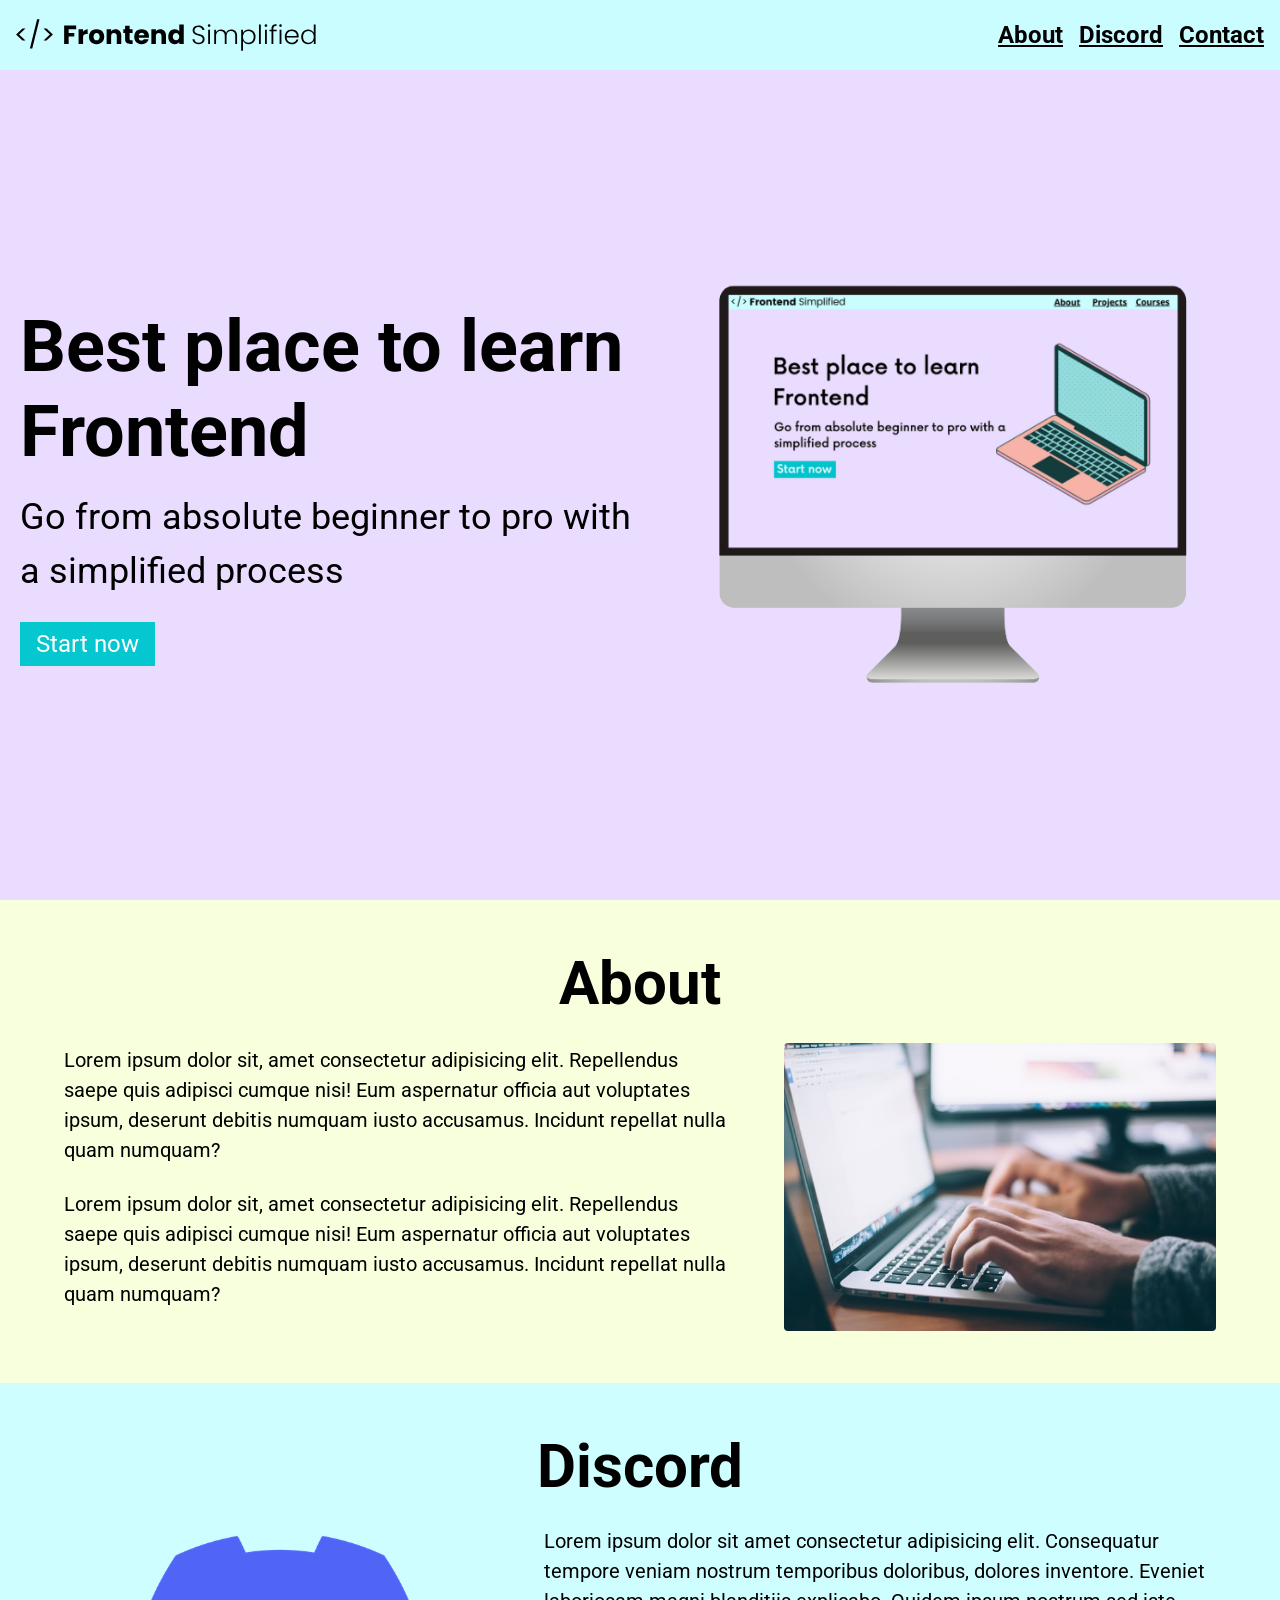
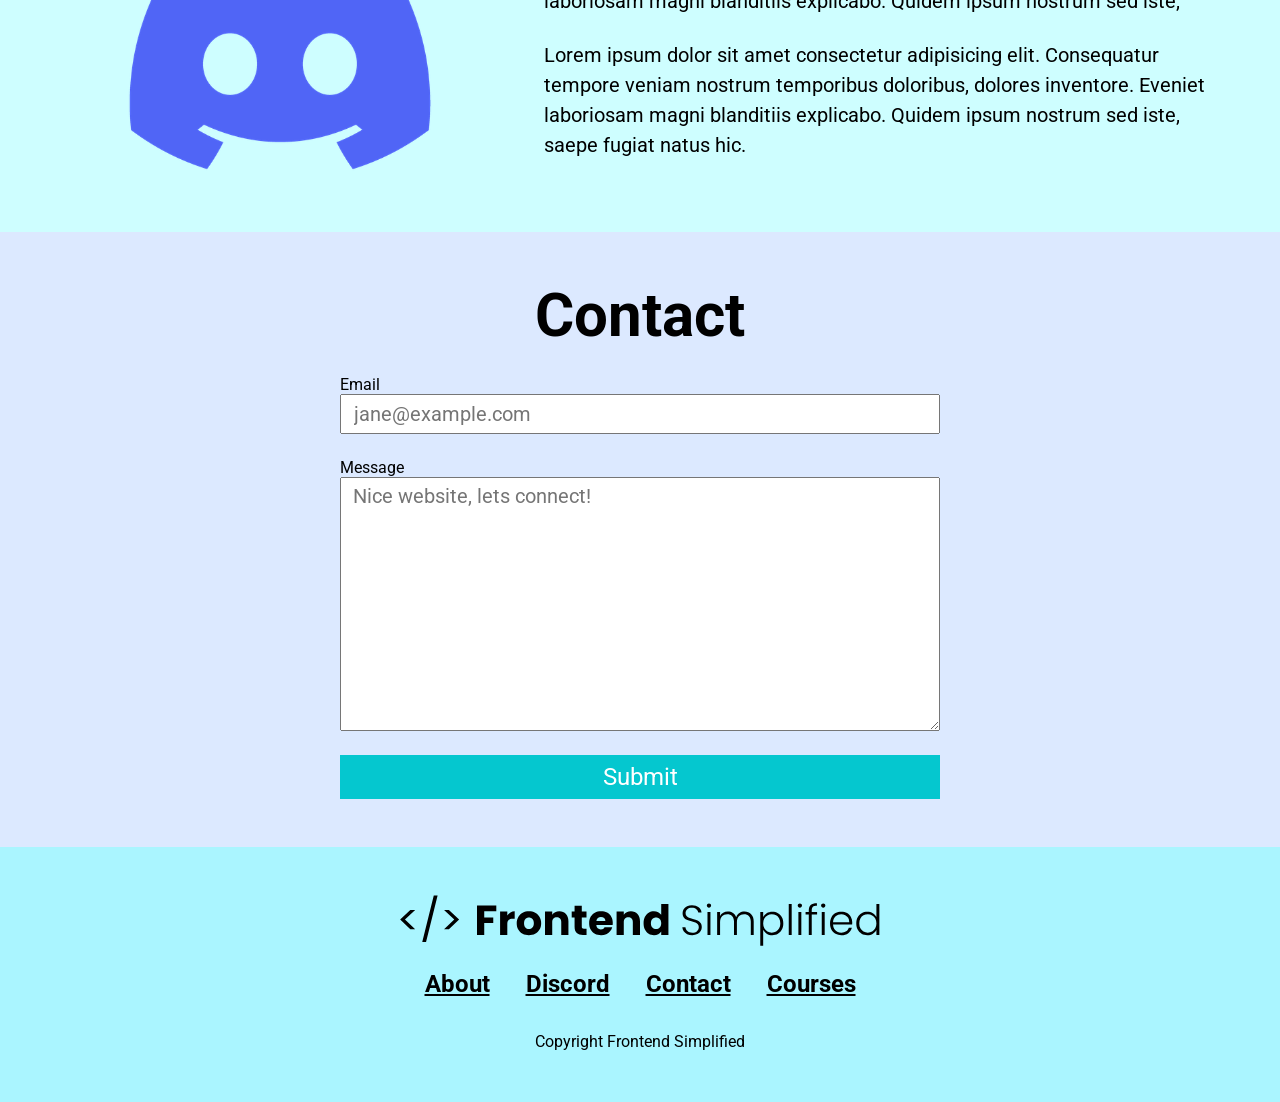
<file: HTML Practise Assets/index.html>
<!DOCTYPE html>
<html lang="en">

<head>
  <meta charset="UTF-8">
  <meta http-equiv="X-UA-Compatible" content="IE=edge">
  <meta name="viewport" content="width=device-width, initial-scale=1.0">
  <title>Document</title>
  <link rel="stylesheet" href="./style.css">
</head>

<body>
  <section>
    <nav>
      <img class="logo" src="./assets/FES.svg" alt="" />
      <ul>
        <li><a href="#about">About</a></li>
        <li><a href="#discord">Discord</a></li>
        <li><a href="#contact">Contact</a></li>
      </ul>
    </nav>
    <header>
      <div class="row">
        <div class="home__description">
          <h1>Best place to learn Frontend</h1>
          <p class="subheader">Go from absolute beginner to pro with a simplified process</p>
          <button>Start now</button>
        </div>
        <figure class="home__img--wrapper">
          <img class="home__img" src="./assets/laptop.png" alt="" />
        </figure>
      </div>
    </header>
  </section>

  <main>
    <section id="about">
      <h2>About</h2>
      <div class="section__description">
        <div class="section__description--wrapper">
          <p class="section__description--para">
            Lorem ipsum dolor sit, amet consectetur adipisicing elit. Repellendus saepe quis adipisci cumque nisi! Eum
            aspernatur officia aut voluptates ipsum, deserunt debitis numquam iusto accusamus. Incidunt repellat nulla
            quam numquam?
          </p>
          <p class="section__description--para">
            Lorem ipsum dolor sit, amet consectetur adipisicing elit. Repellendus saepe quis adipisci cumque nisi! Eum
            aspernatur officia aut voluptates ipsum, deserunt debitis numquam iusto accusamus. Incidunt repellat nulla
            quam numquam?
          </p>
        </div>
        <figure class="about__img--wrapper">
          <img src="./assets/about.jpg" alt="" />
        </figure>
      </div>
    </section>

    <section id="discord">
      <h2>Discord</h2>
      <div class="section__description">
        <figure class="about__img--wrapper">
          <img src="./assets/discord.png" alt="" />
        </figure>
        <div class="section__description--wrapper">
          <p class="section__description--para">Lorem ipsum dolor sit amet consectetur adipisicing elit. Consequatur
            tempore veniam nostrum temporibus
            doloribus, dolores inventore. Eveniet laboriosam magni blanditiis explicabo. Quidem ipsum nostrum sed iste,
          <p class="section__description--para">Lorem ipsum dolor sit amet consectetur adipisicing elit. Consequatur
            tempore veniam nostrum temporibus
            doloribus, dolores inventore. Eveniet laboriosam magni blanditiis explicabo. Quidem ipsum nostrum sed iste,
            saepe fugiat natus hic.</p>
        </div>

      </div>
    </section>

    <section id="contact">
      <h2>Contact</h2>
      <form action="">
        <span>Email</span>
        <input type="email" placeholder="jane@example.com" />
        <span>Message</span>
        <textarea name="" id="" cols="30" rows="10" placeholder="Nice website, lets connect!"></textarea>
        <button>Submit</button>
      </form>
    </section>
  </main>

  <footer>
    <img class="footer__logo" src="./assets/FES.svg" alt="" />
    <div class="footer__links">
      <a class="footer__link" href="#about">About</a>
      <a class="footer__link" href="#discord">Discord</a>
      <a class="footer__link" href="#contact">Contact</a>
      <a class="footer__link" href="">Courses</a>
    </div>
    <p>Copyright Frontend Simplified</p>
  </footer>
</body>

</html>
</file>
<file: HTML Practise Assets/style.css>
@import url('https://fonts.googleapis.com/css2?family=Roboto:wght@300;400;500;700&display=swap');
* {
  font-family: 'Roboto', sans-serif;
  padding: 0;
  margin: 0;
  box-sizing: border-box;
}

html {
  scroll-behavior: smooth;
}

nav {
  display: flex;
  justify-content: space-between;
  align-items: center;
  padding: 0px 16px;
  height: 70px;
  background-color: #CAFDFF;
}

header {
  background-color: #EADCFF;
  min-height: calc(100vh - 70px);
  padding: 20px;
  display: flex;
  align-items: center;
  justify-content: center;
}

img {
  width: 100%;
  border-radius: 4px;
}

button {
  background-color: #05C7CF;
  color: white;
  padding: 8px 16px;
  font-size: 24px;
  border: none;
  cursor: pointer;
}

p {
  line-height: 1.5;
}

h1 {
  font-size: 72px;
}

main section,
footer {
  padding: 48px 0;
}

.row {
  width: 100%;
  max-width: 1300px;
  display: flex;
  align-items: center;
  justify-content: center;
}

.subheader {
  font-size: 36px;
  margin: 16px 0 24px 0;
}

ul {
  display: flex;
}

a {
  color: #000;
  font-weight: bold;
  font-size: 24px;
}

li {
  list-style-type: none;
  padding-left: 16px;
}

.logo {
  width: 300px;
}

.home__description,
.home__img--wrapper {
  width: 50%;
}

.home__img--wrapper {
  display: flex;
  justify-content: center;
}

.home__img {
  width: 80%;
}

/* 

  ABOUT 
  
*/

h2 {
  font-size: 60px;
  text-align: center;
  margin-bottom: 24px;
}

#about {
  background-color: #F8FFDC;
}

.section__description {
  display: flex;
  align-items: center;
  justify-content: center;
  max-width: 1200px;
  margin: 0 auto;
}

.about__img--wrapper {
  width: 40%;
  padding: 0 24px;
}

.section__description--wrapper {
  width: 60%;
  padding: 0 24px;
}

.section__description--para {
  font-size: 20px;
  margin-bottom: 24px;
}

/* 

  DISCORD 
  
*/

#discord {
  background-color: #CEFEFF;
}

/* 

  CONTACT 
  
*/

#contact {
  background-color: #DCE9FF;
}

form {
  max-width: 600px;
  margin: 0 auto;
  display: flex;
  flex-direction: column;
}

input, textarea {
  font-size: 20px;
  margin-bottom: 24px;
  padding: 6px 12px;
}

input {
  height: 40px;
}

/* 

  FOOTER 

*/

footer {
  background-color: #AAF5FF;
  display: flex;
  flex-direction: column;
  align-items: center;
}

.footer__logo {
  max-width: 480px;
  margin-bottom: 24px;
}

.footer__link {
  padding: 0 16px;
}

.footer__links {
  margin-bottom: 32px;
}

@media (max-width: 768px) {
  .row {
    flex-direction: column;
  }
  
  .home__description, .home__img--wrapper {
    width: 100%;
  }

  nav ul {
    display: none;
  }

  .home__description {
    margin-bottom: 24px;
    display: flex;
    flex-direction: column;
    align-items: center;
  }

  h1 {
    text-align: center;
    font-size: 60px;
  }

  .subheader {
    text-align: center;
    font-size: 28px;
  }

  .section__description {
    flex-direction: column;
  }

  .section__description--wrapper,
  .about__img--wrapper {
    width: 100%;
  }

  #discord .section__description {
    flex-direction: column-reverse;
  }

  form {
    padding: 0 24px;
  }

  footer {
    padding: 48px 24px;
  }

  .footer__logo {
    max-width: 400px;
  }

  .footer__link {
    padding: 0 8px;
    font-size: 18px;
  }
}

@media (max-width: 480px) {
  .footer__logo {
    max-width: 320px;
  }

  .footer__link {
    font-size: 16px;
  }
}
</file>
